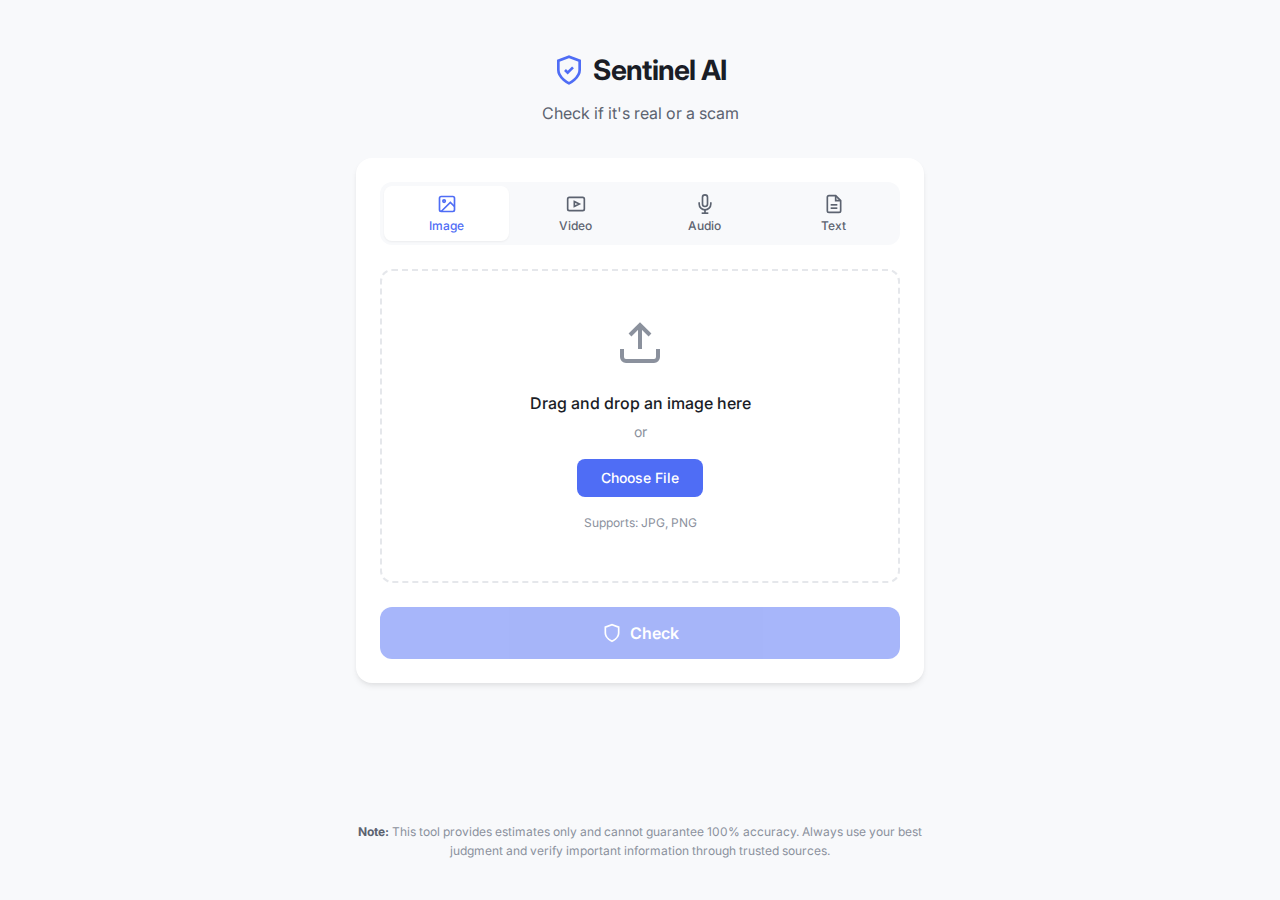
<file: frontend/index.html>
<!DOCTYPE html>
<html lang="en">
<head>
    <meta charset="UTF-8">
    <meta name="viewport" content="width=device-width, initial-scale=1.0, maximum-scale=1.0, user-scalable=no, viewport-fit=cover">
    <meta name="description" content="Sentinel AI - Check if content is AI-generated or a scam. Analyze images, videos, audio, and text for authenticity.">
    <meta name="theme-color" content="#4f6df5">
    <meta name="apple-mobile-web-app-capable" content="yes">
    <meta name="apple-mobile-web-app-status-bar-style" content="default">
    <meta name="apple-mobile-web-app-title" content="Sentinel AI">
    <title>Sentinel AI - Is it Real or a Scam?</title>
    
    <!-- PWA Manifest -->
    <link rel="manifest" href="manifest.json">
    
    <!-- Icons -->
    <link rel="icon" type="image/png" sizes="192x192" href="icon-192.png">
    <link rel="apple-touch-icon" href="icon-192.png">
    
    <!-- Fonts -->
    <link rel="preconnect" href="https://fonts.googleapis.com">
    <link rel="preconnect" href="https://fonts.gstatic.com" crossorigin>
    <link href="https://fonts.googleapis.com/css2?family=Inter:wght@400;500;600;700&display=swap" rel="stylesheet">
    
    <!-- Styles -->
    <link rel="stylesheet" href="css/styles.css">
</head>
<body>
    <div class="app-container">
        <!-- Header -->
        <header class="header">
            <div class="header-content">
                <div class="logo">
                    <svg class="logo-icon" viewBox="0 0 24 24" fill="none" stroke="currentColor" stroke-width="2">
                        <path d="M12 22s8-4 8-10V5l-8-3-8 3v7c0 6 8 10 8 10z"/>
                        <path d="M9 12l2 2 4-4"/>
                    </svg>
                    <h1 class="logo-text">Sentinel AI</h1>
                </div>
                <p class="tagline">Check if it's real or a scam</p>
            </div>
        </header>

        <!-- Main Content -->
        <main class="main-content">
            <!-- Input Section -->
            <section class="input-section">
                <!-- Tab Navigation -->
                <nav class="tab-nav" role="tablist">
                    <button class="tab-btn active" data-tab="image" role="tab" aria-selected="true">
                        <svg class="tab-icon" viewBox="0 0 24 24" fill="none" stroke="currentColor" stroke-width="2">
                            <rect x="3" y="3" width="18" height="18" rx="2"/>
                            <circle cx="8.5" cy="8.5" r="1.5"/>
                            <path d="M21 15l-5-5L5 21"/>
                        </svg>
                        <span>Image</span>
                    </button>
                    <button class="tab-btn" data-tab="video" role="tab" aria-selected="false">
                        <svg class="tab-icon" viewBox="0 0 24 24" fill="none" stroke="currentColor" stroke-width="2">
                            <rect x="2" y="4" width="20" height="16" rx="2"/>
                            <polygon points="10,9 16,12 10,15"/>
                        </svg>
                        <span>Video</span>
                    </button>
                    <button class="tab-btn" data-tab="audio" role="tab" aria-selected="false">
                        <svg class="tab-icon" viewBox="0 0 24 24" fill="none" stroke="currentColor" stroke-width="2">
                            <path d="M12 1a3 3 0 0 0-3 3v8a3 3 0 0 0 6 0V4a3 3 0 0 0-3-3z"/>
                            <path d="M19 10v2a7 7 0 0 1-14 0v-2"/>
                            <line x1="12" y1="19" x2="12" y2="23"/>
                            <line x1="8" y1="23" x2="16" y2="23"/>
                        </svg>
                        <span>Audio</span>
                    </button>
                    <button class="tab-btn" data-tab="text" role="tab" aria-selected="false">
                        <svg class="tab-icon" viewBox="0 0 24 24" fill="none" stroke="currentColor" stroke-width="2">
                            <path d="M14 2H6a2 2 0 0 0-2 2v16a2 2 0 0 0 2 2h12a2 2 0 0 0 2-2V8z"/>
                            <polyline points="14,2 14,8 20,8"/>
                            <line x1="16" y1="13" x2="8" y2="13"/>
                            <line x1="16" y1="17" x2="8" y2="17"/>
                        </svg>
                        <span>Text</span>
                    </button>
                </nav>

                <!-- Tab Panels -->
                <div class="tab-panels">
                    <!-- Image Tab -->
                    <div class="tab-panel active" id="panel-image" role="tabpanel">
                        <div class="upload-area" id="drop-image">
                            <svg class="upload-icon" viewBox="0 0 24 24" fill="none" stroke="currentColor" stroke-width="2">
                                <path d="M21 15v4a2 2 0 0 1-2 2H5a2 2 0 0 1-2-2v-4"/>
                                <polyline points="17,8 12,3 7,8"/>
                                <line x1="12" y1="3" x2="12" y2="15"/>
                            </svg>
                            <p class="upload-text">Drag and drop an image here</p>
                            <p class="upload-subtext">or</p>
                            <label class="upload-btn">
                                Choose File
                                <input type="file" id="file-image" accept="image/jpeg,image/png" hidden>
                            </label>
                            <p class="upload-hint">Supports: JPG, PNG</p>
                        </div>
                        <div class="file-preview" id="preview-image" hidden>
                            <img id="preview-img" alt="Preview">
                            <button class="remove-file" aria-label="Remove file">&times;</button>
                        </div>
                    </div>

                    <!-- Video Tab -->
                    <div class="tab-panel" id="panel-video" role="tabpanel" hidden>
                        <div class="upload-area" id="drop-video">
                            <svg class="upload-icon" viewBox="0 0 24 24" fill="none" stroke="currentColor" stroke-width="2">
                                <path d="M21 15v4a2 2 0 0 1-2 2H5a2 2 0 0 1-2-2v-4"/>
                                <polyline points="17,8 12,3 7,8"/>
                                <line x1="12" y1="3" x2="12" y2="15"/>
                            </svg>
                            <p class="upload-text">Drag and drop a video here</p>
                            <p class="upload-subtext">or</p>
                            <label class="upload-btn">
                                Choose File
                                <input type="file" id="file-video" accept="video/mp4,video/quicktime,video/webm" hidden>
                            </label>
                            <p class="upload-hint">Supports: MP4, MOV, WebM (max 8 seconds)</p>
                        </div>
                        <div class="file-preview" id="preview-video" hidden>
                            <video id="preview-vid" controls></video>
                            <button class="remove-file" aria-label="Remove file">&times;</button>
                        </div>
                    </div>

                    <!-- Audio Tab -->
                    <div class="tab-panel" id="panel-audio" role="tabpanel" hidden>
                        <div class="upload-area" id="drop-audio">
                            <svg class="upload-icon" viewBox="0 0 24 24" fill="none" stroke="currentColor" stroke-width="2">
                                <path d="M21 15v4a2 2 0 0 1-2 2H5a2 2 0 0 1-2-2v-4"/>
                                <polyline points="17,8 12,3 7,8"/>
                                <line x1="12" y1="3" x2="12" y2="15"/>
                            </svg>
                            <p class="upload-text">Drag and drop an audio file here</p>
                            <p class="upload-subtext">or</p>
                            <label class="upload-btn">
                                Choose File
                                <input type="file" id="file-audio" accept="audio/mpeg,audio/wav,audio/mp4" hidden>
                            </label>
                            <p class="upload-hint">Supports: MP3, WAV, M4A (max 30 seconds)</p>
                        </div>
                        <div class="file-preview audio-preview" id="preview-audio" hidden>
                            <audio id="preview-aud" controls></audio>
                            <button class="remove-file" aria-label="Remove file">&times;</button>
                        </div>
                    </div>

                    <!-- Text Tab -->
                    <div class="tab-panel" id="panel-text" role="tabpanel" hidden>
                        <div class="text-input-area">
                            <textarea 
                                id="text-input" 
                                placeholder="Paste the message or text you want to check..."
                                maxlength="10000"
                                rows="6"
                            ></textarea>
                            <p class="char-count"><span id="char-count">0</span> / 10,000 characters</p>
                        </div>
                    </div>
                </div>

                <!-- Check Button -->
                <button class="check-btn" id="check-btn" disabled>
                    <svg class="check-icon" viewBox="0 0 24 24" fill="none" stroke="currentColor" stroke-width="2">
                        <path d="M12 22s8-4 8-10V5l-8-3-8 3v7c0 6 8 10 8 10z"/>
                    </svg>
                    <span>Check</span>
                </button>
            </section>

            <!-- Loading State -->
            <section class="loading-section" id="loading" hidden>
                <div class="loading-spinner"></div>
                <p class="loading-text">Analyzing content...</p>
                <p class="loading-subtext">This may take a few seconds</p>
            </section>

            <!-- Result Section -->
            <section class="result-section" id="result" hidden>
                <div class="result-card" id="result-card">
                    <!-- Risk Score -->
                    <div class="result-header">
                        <div class="risk-badge" id="risk-badge">
                            <span class="risk-icon" id="risk-icon"></span>
                            <span class="risk-label" id="risk-label">Safe</span>
                        </div>
                        <div class="risk-score">
                            <span class="score-value" id="score-value">0</span>
                            <span class="score-label">Risk Score</span>
                        </div>
                    </div>

                    <!-- Explanations -->
                    <div class="explanations" id="explanations">
                        <!-- Populated by JavaScript -->
                    </div>

                    <!-- Action -->
                    <div class="action-box" id="action-box">
                        <svg class="action-icon" viewBox="0 0 24 24" fill="none" stroke="currentColor" stroke-width="2">
                            <circle cx="12" cy="12" r="10"/>
                            <line x1="12" y1="16" x2="12" y2="12"/>
                            <line x1="12" y1="8" x2="12.01" y2="8"/>
                        </svg>
                        <p class="action-text" id="action-text"></p>
                    </div>

                    <!-- New Check Button -->
                    <button class="new-check-btn" id="new-check-btn">
                        Check Another
                    </button>
                </div>
            </section>

            <!-- Error State -->
            <section class="error-section" id="error" hidden>
                <div class="error-card">
                    <svg class="error-icon" viewBox="0 0 24 24" fill="none" stroke="currentColor" stroke-width="2">
                        <circle cx="12" cy="12" r="10"/>
                        <line x1="15" y1="9" x2="9" y2="15"/>
                        <line x1="9" y1="9" x2="15" y2="15"/>
                    </svg>
                    <h3 class="error-title">Something went wrong</h3>
                    <p class="error-message" id="error-message">Unable to analyze the content. Please try again.</p>
                    <button class="retry-btn" id="retry-btn">Try Again</button>
                </div>
            </section>
        </main>

        <!-- Footer -->
        <footer class="footer">
            <p class="disclaimer">
                <strong>Note:</strong> This tool provides estimates only and cannot guarantee 100% accuracy. 
                Always use your best judgment and verify important information through trusted sources.
            </p>
        </footer>
    </div>

    <!-- Scripts -->
    <script src="js/validators.js"></script>
    <script src="js/api.js"></script>
    <script src="js/ui.js"></script>
    <script src="js/main.js"></script>
    <script>
        // Register service worker for PWA
        if ('serviceWorker' in navigator) {
            window.addEventListener('load', () => {
                navigator.serviceWorker.register('/sw.js').catch(() => {});
            });
        }
    </script>
</body>
</html>
</file>
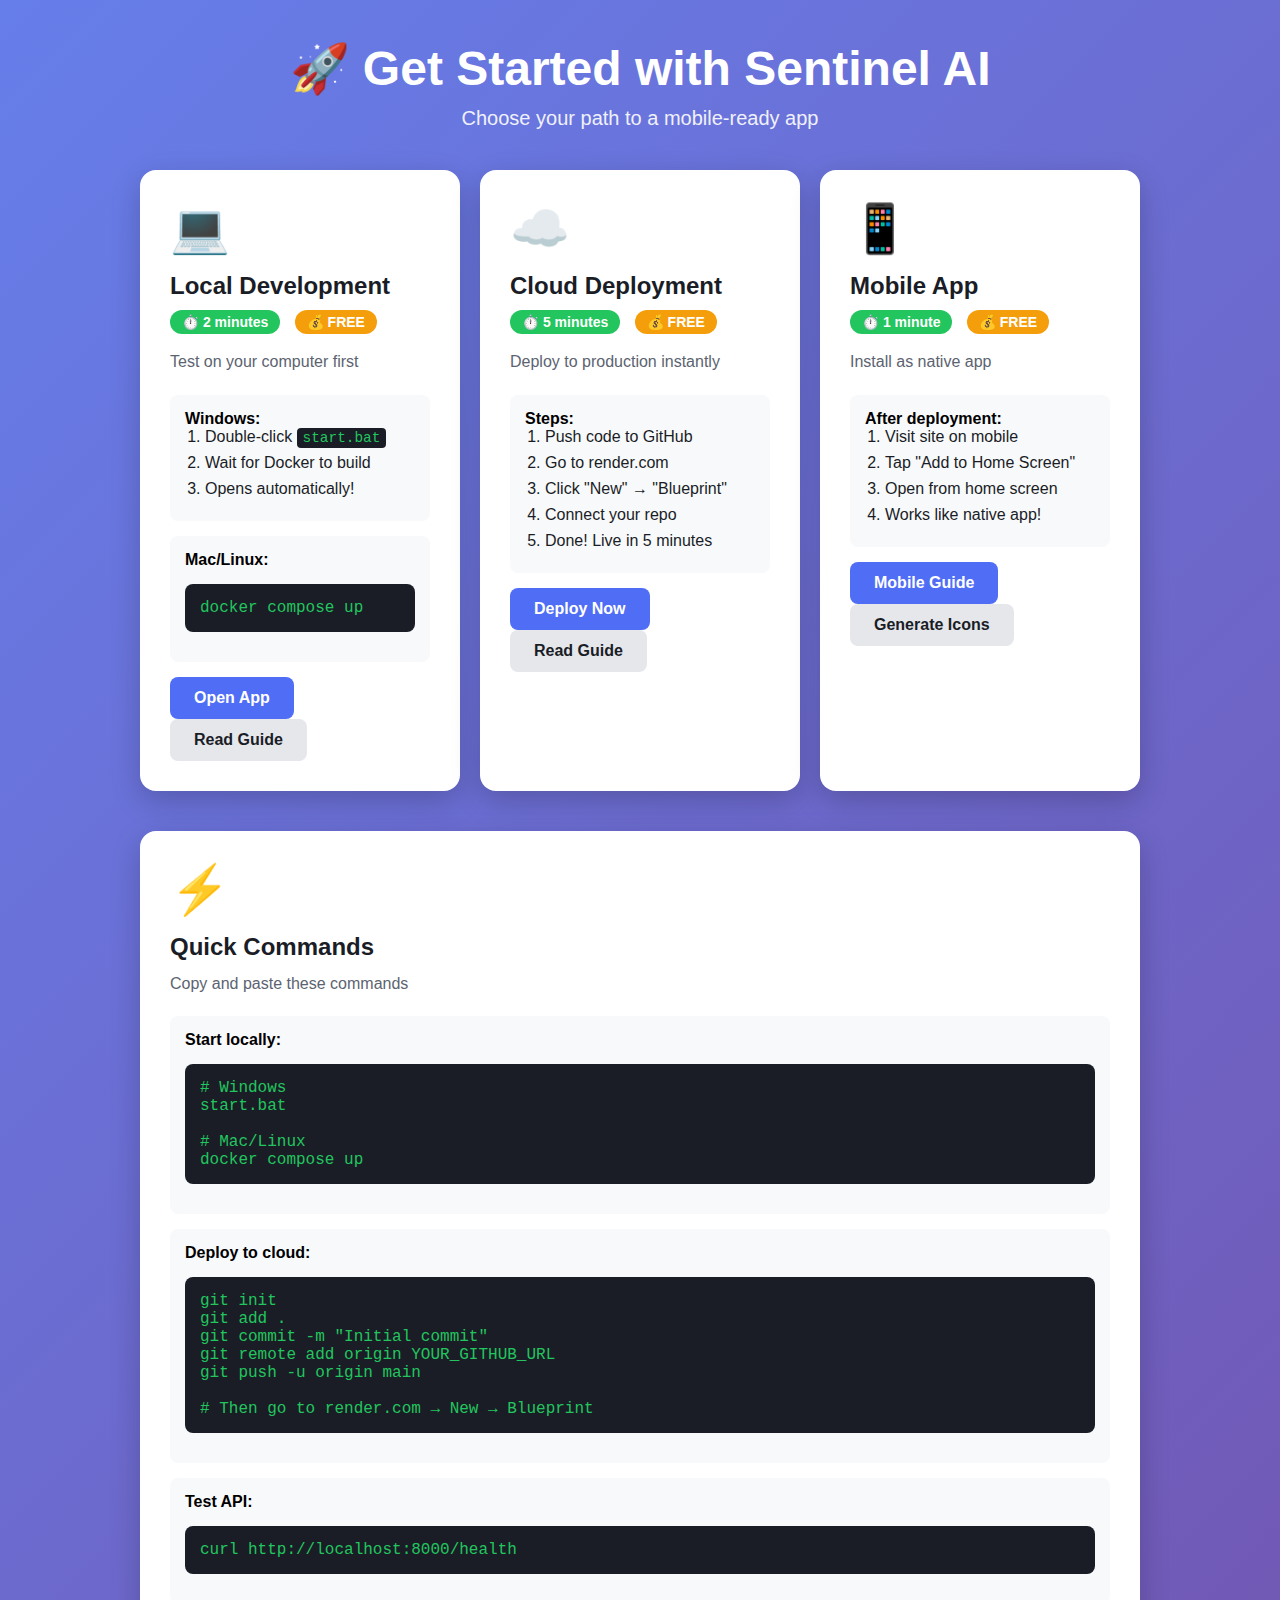
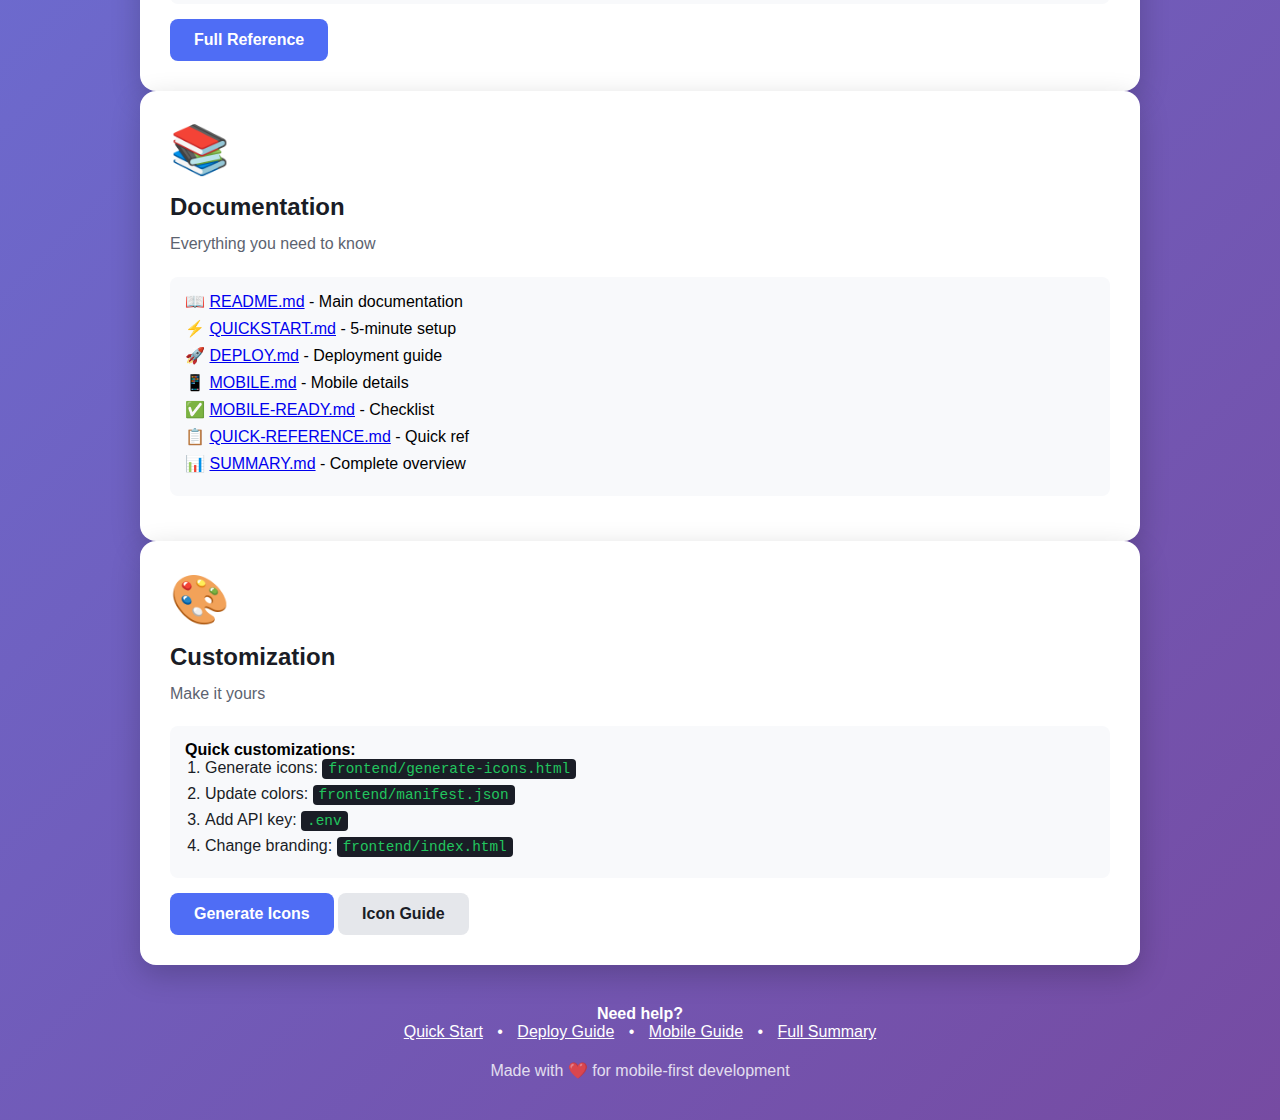
<file: GET-STARTED.html>
<!DOCTYPE html>
<html lang="en">
<head>
    <meta charset="UTF-8">
    <meta name="viewport" content="width=device-width, initial-scale=1.0">
    <title>Get Started - Sentinel AI</title>
    <style>
        * { margin: 0; padding: 0; box-sizing: border-box; }
        body {
            font-family: -apple-system, BlinkMacSystemFont, 'Segoe UI', sans-serif;
            background: linear-gradient(135deg, #667eea 0%, #764ba2 100%);
            min-height: 100vh;
            padding: 40px 20px;
        }
        .container {
            max-width: 1000px;
            margin: 0 auto;
        }
        .header {
            text-align: center;
            color: white;
            margin-bottom: 40px;
        }
        .header h1 {
            font-size: 3rem;
            margin-bottom: 10px;
        }
        .header p {
            font-size: 1.25rem;
            opacity: 0.9;
        }
        .cards {
            display: grid;
            grid-template-columns: repeat(auto-fit, minmax(300px, 1fr));
            gap: 20px;
            margin-bottom: 40px;
        }
        .card {
            background: white;
            border-radius: 16px;
            padding: 30px;
            box-shadow: 0 10px 30px rgba(0,0,0,0.2);
            transition: transform 0.3s ease;
        }
        .card:hover {
            transform: translateY(-5px);
        }
        .card-icon {
            font-size: 3rem;
            margin-bottom: 15px;
        }
        .card h2 {
            color: #1a1d26;
            margin-bottom: 10px;
            font-size: 1.5rem;
        }
        .card p {
            color: #5c6370;
            margin-bottom: 20px;
            line-height: 1.6;
        }
        .card-steps {
            background: #f8f9fb;
            border-radius: 8px;
            padding: 15px;
            margin-bottom: 15px;
        }
        .card-steps ol {
            margin-left: 20px;
            color: #1a1d26;
        }
        .card-steps li {
            margin-bottom: 8px;
        }
        .btn {
            display: inline-block;
            background: #4f6df5;
            color: white;
            padding: 12px 24px;
            border-radius: 8px;
            text-decoration: none;
            font-weight: 600;
            transition: background 0.3s ease;
        }
        .btn:hover {
            background: #3d5bd9;
        }
        .btn-secondary {
            background: #e5e7eb;
            color: #1a1d26;
        }
        .btn-secondary:hover {
            background: #d1d5db;
        }
        .time-badge {
            display: inline-block;
            background: #22c55e;
            color: white;
            padding: 4px 12px;
            border-radius: 20px;
            font-size: 0.875rem;
            font-weight: 600;
            margin-bottom: 15px;
        }
        .cost-badge {
            display: inline-block;
            background: #f59e0b;
            color: white;
            padding: 4px 12px;
            border-radius: 20px;
            font-size: 0.875rem;
            font-weight: 600;
            margin-left: 10px;
        }
        .footer {
            text-align: center;
            color: white;
            margin-top: 40px;
        }
        .footer a {
            color: white;
            text-decoration: underline;
            margin: 0 10px;
        }
        code {
            background: #1a1d26;
            color: #22c55e;
            padding: 2px 6px;
            border-radius: 4px;
            font-family: 'Courier New', monospace;
            font-size: 0.9em;
        }
        .command-box {
            background: #1a1d26;
            color: #22c55e;
            padding: 15px;
            border-radius: 8px;
            font-family: 'Courier New', monospace;
            margin: 15px 0;
            overflow-x: auto;
        }
    </style>
</head>
<body>
    <div class="container">
        <div class="header">
            <h1>🚀 Get Started with Sentinel AI</h1>
            <p>Choose your path to a mobile-ready app</p>
        </div>

        <div class="cards">
            <!-- Local Development -->
            <div class="card">
                <div class="card-icon">💻</div>
                <h2>Local Development</h2>
                <span class="time-badge">⏱️ 2 minutes</span>
                <span class="cost-badge">💰 FREE</span>
                <p>Test on your computer first</p>
                
                <div class="card-steps">
                    <strong>Windows:</strong>
                    <ol>
                        <li>Double-click <code>start.bat</code></li>
                        <li>Wait for Docker to build</li>
                        <li>Opens automatically!</li>
                    </ol>
                </div>

                <div class="card-steps">
                    <strong>Mac/Linux:</strong>
                    <div class="command-box">docker compose up</div>
                </div>

                <a href="http://localhost:3000" class="btn" target="_blank">Open App</a>
                <a href="QUICKSTART.md" class="btn btn-secondary">Read Guide</a>
            </div>

            <!-- Cloud Deployment -->
            <div class="card">
                <div class="card-icon">☁️</div>
                <h2>Cloud Deployment</h2>
                <span class="time-badge">⏱️ 5 minutes</span>
                <span class="cost-badge">💰 FREE</span>
                <p>Deploy to production instantly</p>
                
                <div class="card-steps">
                    <strong>Steps:</strong>
                    <ol>
                        <li>Push code to GitHub</li>
                        <li>Go to render.com</li>
                        <li>Click "New" → "Blueprint"</li>
                        <li>Connect your repo</li>
                        <li>Done! Live in 5 minutes</li>
                    </ol>
                </div>

                <a href="https://render.com" class="btn" target="_blank">Deploy Now</a>
                <a href="DEPLOY.md" class="btn btn-secondary">Read Guide</a>
            </div>

            <!-- Mobile Setup -->
            <div class="card">
                <div class="card-icon">📱</div>
                <h2>Mobile App</h2>
                <span class="time-badge">⏱️ 1 minute</span>
                <span class="cost-badge">💰 FREE</span>
                <p>Install as native app</p>
                
                <div class="card-steps">
                    <strong>After deployment:</strong>
                    <ol>
                        <li>Visit site on mobile</li>
                        <li>Tap "Add to Home Screen"</li>
                        <li>Open from home screen</li>
                        <li>Works like native app!</li>
                    </ol>
                </div>

                <a href="MOBILE.md" class="btn">Mobile Guide</a>
                <a href="frontend/generate-icons.html" class="btn btn-secondary">Generate Icons</a>
            </div>
        </div>

        <!-- Quick Commands -->
        <div class="card">
            <div class="card-icon">⚡</div>
            <h2>Quick Commands</h2>
            <p>Copy and paste these commands</p>
            
            <div class="card-steps">
                <strong>Start locally:</strong>
                <div class="command-box">
# Windows<br>
start.bat<br>
<br>
# Mac/Linux<br>
docker compose up
                </div>
            </div>

            <div class="card-steps">
                <strong>Deploy to cloud:</strong>
                <div class="command-box">
git init<br>
git add .<br>
git commit -m "Initial commit"<br>
git remote add origin YOUR_GITHUB_URL<br>
git push -u origin main<br>
<br>
# Then go to render.com → New → Blueprint
                </div>
            </div>

            <div class="card-steps">
                <strong>Test API:</strong>
                <div class="command-box">
curl http://localhost:8000/health
                </div>
            </div>

            <a href="QUICK-REFERENCE.md" class="btn">Full Reference</a>
        </div>

        <!-- Documentation -->
        <div class="card">
            <div class="card-icon">📚</div>
            <h2>Documentation</h2>
            <p>Everything you need to know</p>
            
            <div class="card-steps">
                <ul style="list-style: none; padding: 0;">
                    <li>📖 <a href="README.md">README.md</a> - Main documentation</li>
                    <li>⚡ <a href="QUICKSTART.md">QUICKSTART.md</a> - 5-minute setup</li>
                    <li>🚀 <a href="DEPLOY.md">DEPLOY.md</a> - Deployment guide</li>
                    <li>📱 <a href="MOBILE.md">MOBILE.md</a> - Mobile details</li>
                    <li>✅ <a href="MOBILE-READY.md">MOBILE-READY.md</a> - Checklist</li>
                    <li>📋 <a href="QUICK-REFERENCE.md">QUICK-REFERENCE.md</a> - Quick ref</li>
                    <li>📊 <a href="SUMMARY.md">SUMMARY.md</a> - Complete overview</li>
                </ul>
            </div>
        </div>

        <!-- Customization -->
        <div class="card">
            <div class="card-icon">🎨</div>
            <h2>Customization</h2>
            <p>Make it yours</p>
            
            <div class="card-steps">
                <strong>Quick customizations:</strong>
                <ol>
                    <li>Generate icons: <code>frontend/generate-icons.html</code></li>
                    <li>Update colors: <code>frontend/manifest.json</code></li>
                    <li>Add API key: <code>.env</code></li>
                    <li>Change branding: <code>frontend/index.html</code></li>
                </ol>
            </div>

            <a href="frontend/generate-icons.html" class="btn">Generate Icons</a>
            <a href="frontend/ICONS.md" class="btn btn-secondary">Icon Guide</a>
        </div>

        <div class="footer">
            <p>
                <strong>Need help?</strong><br>
                <a href="QUICKSTART.md">Quick Start</a> •
                <a href="DEPLOY.md">Deploy Guide</a> •
                <a href="MOBILE.md">Mobile Guide</a> •
                <a href="SUMMARY.md">Full Summary</a>
            </p>
            <p style="margin-top: 20px; opacity: 0.8;">
                Made with ❤️ for mobile-first development
            </p>
        </div>
    </div>
</body>
</html>
</file>
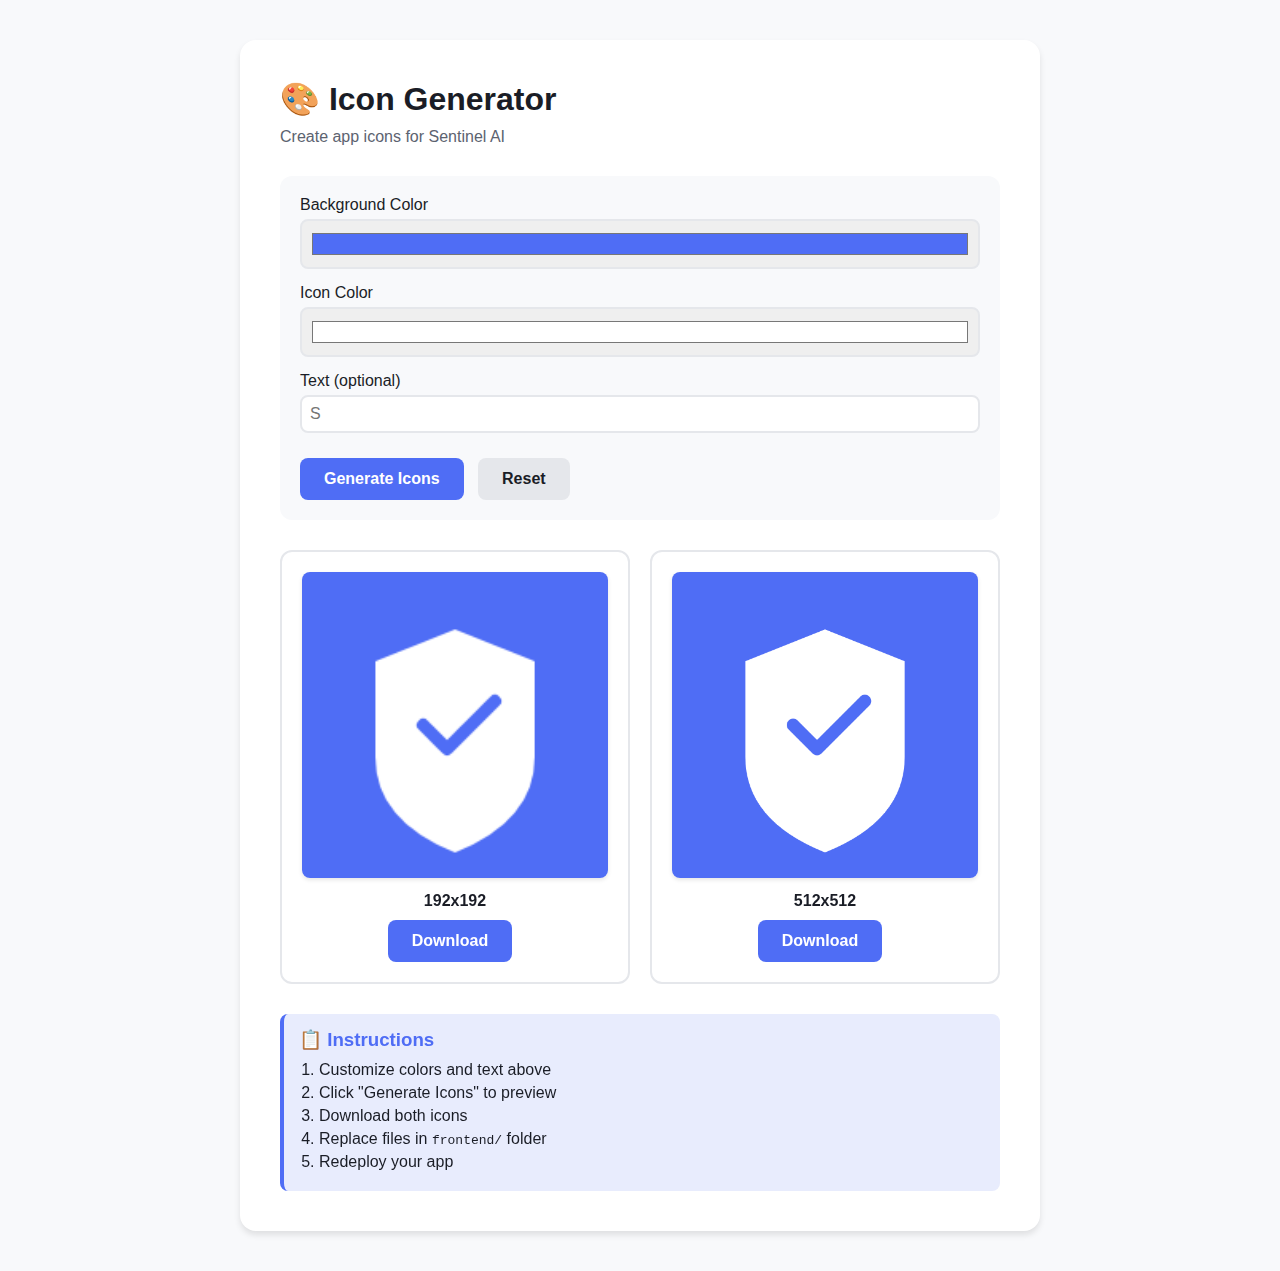
<file: frontend/generate-icons.html>
<!DOCTYPE html>
<html lang="en">
<head>
    <meta charset="UTF-8">
    <meta name="viewport" content="width=device-width, initial-scale=1.0">
    <title>Icon Generator - Sentinel AI</title>
    <style>
        * { margin: 0; padding: 0; box-sizing: border-box; }
        body {
            font-family: -apple-system, BlinkMacSystemFont, 'Segoe UI', sans-serif;
            background: #f8f9fb;
            padding: 40px 20px;
            min-height: 100vh;
        }
        .container {
            max-width: 800px;
            margin: 0 auto;
            background: white;
            border-radius: 16px;
            padding: 40px;
            box-shadow: 0 4px 6px rgba(0,0,0,0.1);
        }
        h1 {
            color: #1a1d26;
            margin-bottom: 10px;
        }
        .subtitle {
            color: #5c6370;
            margin-bottom: 30px;
        }
        .preview-grid {
            display: grid;
            grid-template-columns: repeat(auto-fit, minmax(200px, 1fr));
            gap: 20px;
            margin: 30px 0;
        }
        .preview-card {
            border: 2px solid #e5e7eb;
            border-radius: 12px;
            padding: 20px;
            text-align: center;
        }
        canvas {
            width: 100%;
            border-radius: 8px;
            box-shadow: 0 2px 4px rgba(0,0,0,0.1);
        }
        .size-label {
            margin-top: 10px;
            font-weight: 600;
            color: #1a1d26;
        }
        .controls {
            background: #f8f9fb;
            padding: 20px;
            border-radius: 12px;
            margin: 20px 0;
        }
        .control-group {
            margin-bottom: 15px;
        }
        label {
            display: block;
            margin-bottom: 5px;
            font-weight: 500;
            color: #1a1d26;
        }
        input[type="color"],
        input[type="text"] {
            width: 100%;
            padding: 8px;
            border: 2px solid #e5e7eb;
            border-radius: 8px;
            font-size: 16px;
        }
        input[type="color"] {
            height: 50px;
            cursor: pointer;
        }
        .btn {
            background: #4f6df5;
            color: white;
            border: none;
            padding: 12px 24px;
            border-radius: 8px;
            font-size: 16px;
            font-weight: 600;
            cursor: pointer;
            margin-right: 10px;
            margin-top: 10px;
        }
        .btn:hover {
            background: #3d5bd9;
        }
        .btn-secondary {
            background: #e5e7eb;
            color: #1a1d26;
        }
        .btn-secondary:hover {
            background: #d1d5db;
        }
        .instructions {
            background: #e8ecfd;
            border-left: 4px solid #4f6df5;
            padding: 15px;
            border-radius: 8px;
            margin-top: 20px;
        }
        .instructions h3 {
            color: #4f6df5;
            margin-bottom: 10px;
        }
        .instructions ol {
            margin-left: 20px;
            color: #1a1d26;
        }
        .instructions li {
            margin-bottom: 5px;
        }
    </style>
</head>
<body>
    <div class="container">
        <h1>🎨 Icon Generator</h1>
        <p class="subtitle">Create app icons for Sentinel AI</p>

        <div class="controls">
            <div class="control-group">
                <label for="bgColor">Background Color</label>
                <input type="color" id="bgColor" value="#4f6df5">
            </div>
            <div class="control-group">
                <label for="iconColor">Icon Color</label>
                <input type="color" id="iconColor" value="#ffffff">
            </div>
            <div class="control-group">
                <label for="text">Text (optional)</label>
                <input type="text" id="text" placeholder="S" maxlength="2">
            </div>
            <button class="btn" onclick="generateIcons()">Generate Icons</button>
            <button class="btn btn-secondary" onclick="resetDefaults()">Reset</button>
        </div>

        <div class="preview-grid">
            <div class="preview-card">
                <canvas id="icon192" width="192" height="192"></canvas>
                <div class="size-label">192x192</div>
                <button class="btn" onclick="downloadIcon('icon192', 'icon-192.png')">Download</button>
            </div>
            <div class="preview-card">
                <canvas id="icon512" width="512" height="512"></canvas>
                <div class="size-label">512x512</div>
                <button class="btn" onclick="downloadIcon('icon512', 'icon-512.png')">Download</button>
            </div>
        </div>

        <div class="instructions">
            <h3>📋 Instructions</h3>
            <ol>
                <li>Customize colors and text above</li>
                <li>Click "Generate Icons" to preview</li>
                <li>Download both icons</li>
                <li>Replace files in <code>frontend/</code> folder</li>
                <li>Redeploy your app</li>
            </ol>
        </div>
    </div>

    <script>
        function drawShield(ctx, size, bgColor, iconColor) {
            const scale = size / 192;
            const centerX = size / 2;
            const centerY = size / 2;

            // Background
            ctx.fillStyle = bgColor;
            ctx.fillRect(0, 0, size, size);

            // Shield path
            ctx.beginPath();
            ctx.moveTo(centerX, centerY - 60 * scale);
            ctx.lineTo(centerX + 50 * scale, centerY - 40 * scale);
            ctx.lineTo(centerX + 50 * scale, centerY + 20 * scale);
            ctx.quadraticCurveTo(
                centerX + 50 * scale, centerY + 60 * scale,
                centerX, centerY + 80 * scale
            );
            ctx.quadraticCurveTo(
                centerX - 50 * scale, centerY + 60 * scale,
                centerX - 50 * scale, centerY + 20 * scale
            );
            ctx.lineTo(centerX - 50 * scale, centerY - 40 * scale);
            ctx.closePath();

            // Draw shield
            ctx.fillStyle = iconColor;
            ctx.fill();

            // Checkmark
            ctx.strokeStyle = bgColor;
            ctx.lineWidth = 8 * scale;
            ctx.lineCap = 'round';
            ctx.lineJoin = 'round';

            ctx.beginPath();
            ctx.moveTo(centerX - 20 * scale, centerY);
            ctx.lineTo(centerX - 5 * scale, centerY + 15 * scale);
            ctx.lineTo(centerX + 25 * scale, centerY - 15 * scale);
            ctx.stroke();
        }

        function drawText(ctx, size, bgColor, iconColor, text) {
            // Background
            ctx.fillStyle = bgColor;
            ctx.fillRect(0, 0, size, size);

            // Text
            ctx.fillStyle = iconColor;
           
 ctx.font = `bold ${size * 0.6}px -apple-system, BlinkMacSystemFont, 'Segoe UI', sans-serif`;
            ctx.textAlign = 'center';
            ctx.textBaseline = 'middle';
            ctx.fillText(text, size / 2, size / 2);
        }

        function generateIcons() {
            const bgColor = document.getElementById('bgColor').value;
            const iconColor = document.getElementById('iconColor').value;
            const text = document.getElementById('text').value.trim();

            // Generate 192x192
            const canvas192 = document.getElementById('icon192');
            const ctx192 = canvas192.getContext('2d');
            if (text) {
                drawText(ctx192, 192, bgColor, iconColor, text);
            } else {
                drawShield(ctx192, 192, bgColor, iconColor);
            }

            // Generate 512x512
            const canvas512 = document.getElementById('icon512');
            const ctx512 = canvas512.getContext('2d');
            if (text) {
                drawText(ctx512, 512, bgColor, iconColor, text);
            } else {
                drawShield(ctx512, 512, bgColor, iconColor);
            }
        }

        function downloadIcon(canvasId, filename) {
            const canvas = document.getElementById(canvasId);
            const link = document.createElement('a');
            link.download = filename;
            link.href = canvas.toDataURL('image/png');
            link.click();
        }

        function resetDefaults() {
            document.getElementById('bgColor').value = '#4f6df5';
            document.getElementById('iconColor').value = '#ffffff';
            document.getElementById('text').value = '';
            generateIcons();
        }

        // Generate on load
        window.addEventListener('load', generateIcons);

        // Auto-regenerate on input
        document.getElementById('bgColor').addEventListener('input', generateIcons);
        document.getElementById('iconColor').addEventListener('input', generateIcons);
        document.getElementById('text').addEventListener('input', generateIcons);
    </script>
</body>
</html>
</file>
<file: frontend/css/styles.css>
/* =============================================================================
   Sentinel AI - Styles
   Calm, trustworthy design for non-technical users
   ============================================================================= */

/* CSS Variables */
:root {
    /* Colors */
    --color-bg: #f8f9fb;
    --color-surface: #ffffff;
    --color-text: #1a1d26;
    --color-text-secondary: #5c6370;
    --color-text-muted: #8b919d;
    
    /* Accent Colors */
    --color-primary: #4f6df5;
    --color-primary-hover: #3d5bd9;
    --color-primary-light: #e8ecfd;
    
    /* Status Colors */
    --color-safe: #22c55e;
    --color-safe-bg: #dcfce7;
    --color-safe-border: #86efac;
    
    --color-caution: #f59e0b;
    --color-caution-bg: #fef3c7;
    --color-caution-border: #fcd34d;
    
    --color-danger: #ef4444;
    --color-danger-bg: #fee2e2;
    --color-danger-border: #fca5a5;
    
    /* Borders */
    --color-border: #e5e7eb;
    --color-border-hover: #d1d5db;
    
    /* Shadows */
    --shadow-sm: 0 1px 2px rgba(0, 0, 0, 0.05);
    --shadow-md: 0 4px 6px -1px rgba(0, 0, 0, 0.08), 0 2px 4px -1px rgba(0, 0, 0, 0.04);
    --shadow-lg: 0 10px 15px -3px rgba(0, 0, 0, 0.08), 0 4px 6px -2px rgba(0, 0, 0, 0.04);
    
    /* Typography */
    --font-family: 'Inter', -apple-system, BlinkMacSystemFont, 'Segoe UI', Roboto, sans-serif;
    
    /* Spacing */
    --spacing-xs: 0.25rem;
    --spacing-sm: 0.5rem;
    --spacing-md: 1rem;
    --spacing-lg: 1.5rem;
    --spacing-xl: 2rem;
    --spacing-2xl: 3rem;
    
    /* Border Radius */
    --radius-sm: 0.375rem;
    --radius-md: 0.5rem;
    --radius-lg: 0.75rem;
    --radius-xl: 1rem;
    --radius-full: 9999px;
    
    /* Transitions */
    --transition-fast: 150ms ease;
    --transition-normal: 250ms ease;
}

/* Reset & Base */
*, *::before, *::after {
    box-sizing: border-box;
    margin: 0;
    padding: 0;
}

html {
    font-size: 16px;
    -webkit-font-smoothing: antialiased;
    -moz-osx-font-smoothing: grayscale;
}

body {
    font-family: var(--font-family);
    background-color: var(--color-bg);
    color: var(--color-text);
    line-height: 1.6;
    min-height: 100vh;
}

/* App Container */
.app-container {
    max-width: 600px;
    margin: 0 auto;
    padding: var(--spacing-md);
    min-height: 100vh;
    display: flex;
    flex-direction: column;
}

/* =============================================================================
   Header
   ============================================================================= */
.header {
    text-align: center;
    padding: var(--spacing-xl) 0;
}

.header-content {
    display: flex;
    flex-direction: column;
    align-items: center;
    gap: var(--spacing-sm);
}

.logo {
    display: flex;
    align-items: center;
    gap: var(--spacing-sm);
}

.logo-icon {
    width: 32px;
    height: 32px;
    color: var(--color-primary);
}

.logo-text {
    font-size: 1.75rem;
    font-weight: 700;
    color: var(--color-text);
    letter-spacing: -0.025em;
}

.tagline {
    font-size: 1rem;
    color: var(--color-text-secondary);
    font-weight: 400;
}

/* =============================================================================
   Main Content
   ============================================================================= */
.main-content {
    flex: 1;
    display: flex;
    flex-direction: column;
    gap: var(--spacing-lg);
}

/* =============================================================================
   Input Section
   ============================================================================= */
.input-section {
    background: var(--color-surface);
    border-radius: var(--radius-xl);
    box-shadow: var(--shadow-md);
    padding: var(--spacing-lg);
}

/* Tab Navigation */
.tab-nav {
    display: flex;
    gap: var(--spacing-xs);
    margin-bottom: var(--spacing-lg);
    background: var(--color-bg);
    padding: var(--spacing-xs);
    border-radius: var(--radius-lg);
}

.tab-btn {
    flex: 1;
    display: flex;
    flex-direction: column;
    align-items: center;
    gap: var(--spacing-xs);
    padding: var(--spacing-sm) var(--spacing-md);
    background: transparent;
    border: none;
    border-radius: var(--radius-md);
    color: var(--color-text-secondary);
    font-family: inherit;
    font-size: 0.75rem;
    font-weight: 500;
    cursor: pointer;
    transition: all var(--transition-fast);
}

.tab-btn:hover {
    color: var(--color-text);
    background: var(--color-surface);
}

.tab-btn.active {
    color: var(--color-primary);
    background: var(--color-surface);
    box-shadow: var(--shadow-sm);
}

.tab-icon {
    width: 20px;
    height: 20px;
}

/* Tab Panels */
.tab-panels {
    min-height: 200px;
}

.tab-panel {
    display: none;
}

.tab-panel.active {
    display: block;
}

/* Upload Area */
.upload-area {
    border: 2px dashed var(--color-border);
    border-radius: var(--radius-lg);
    padding: var(--spacing-2xl) var(--spacing-lg);
    text-align: center;
    transition: all var(--transition-normal);
    cursor: pointer;
}

.upload-area:hover,
.upload-area.drag-over {
    border-color: var(--color-primary);
    background: var(--color-primary-light);
}

.upload-icon {
    width: 48px;
    height: 48px;
    color: var(--color-text-muted);
    margin-bottom: var(--spacing-md);
}

.upload-text {
    font-size: 1rem;
    font-weight: 500;
    color: var(--color-text);
    margin-bottom: var(--spacing-xs);
}

.upload-subtext {
    font-size: 0.875rem;
    color: var(--color-text-muted);
    margin-bottom: var(--spacing-md);
}

.upload-btn {
    display: inline-block;
    padding: var(--spacing-sm) var(--spacing-lg);
    background: var(--color-primary);
    color: white;
    font-family: inherit;
    font-size: 0.875rem;
    font-weight: 500;
    border: none;
    border-radius: var(--radius-md);
    cursor: pointer;
    transition: background var(--transition-fast);
}

.upload-btn:hover {
    background: var(--color-primary-hover);
}

.upload-hint {
    font-size: 0.75rem;
    color: var(--color-text-muted);
    margin-top: var(--spacing-md);
}

/* File Preview */
.file-preview {
    position: relative;
    border-radius: var(--radius-lg);
    overflow: hidden;
    background: var(--color-bg);
}

.file-preview img,
.file-preview video {
    width: 100%;
    max-height: 300px;
    object-fit: contain;
    display: block;
}

.file-preview.audio-preview {
    padding: var(--spacing-lg);
    display: flex;
    align-items: center;
    justify-content: center;
}

.file-preview audio {
    width: 100%;
}

.remove-file {
    position: absolute;
    top: var(--spacing-sm);
    right: var(--spacing-sm);
    width: 32px;
    height: 32px;
    display: flex;
    align-items: center;
    justify-content: center;
    background: rgba(0, 0, 0, 0.6);
    color: white;
    border: none;
    border-radius: var(--radius-full);
    font-size: 1.25rem;
    cursor: pointer;
    transition: background var(--transition-fast);
}

.remove-file:hover {
    background: rgba(0, 0, 0, 0.8);
}

/* Text Input */
.text-input-area {
    display: flex;
    flex-direction: column;
    gap: var(--spacing-sm);
}

#text-input {
    width: 100%;
    min-height: 150px;
    padding: var(--spacing-md);
    font-family: inherit;
    font-size: 1rem;
    line-height: 1.6;
    color: var(--color-text);
    background: var(--color-bg);
    border: 2px solid var(--color-border);
    border-radius: var(--radius-lg);
    resize: vertical;
    transition: border-color var(--transition-fast);
}

#text-input:focus {
    outline: none;
    border-color: var(--color-primary);
}

#text-input::placeholder {
    color: var(--color-text-muted);
}

.char-count {
    font-size: 0.75rem;
    color: var(--color-text-muted);
    text-align: right;
}

/* Check Button */
.check-btn {
    width: 100%;
    display: flex;
    align-items: center;
    justify-content: center;
    gap: var(--spacing-sm);
    padding: var(--spacing-md) var(--spacing-lg);
    margin-top: var(--spacing-lg);
    background: var(--color-primary);
    color: white;
    font-family: inherit;
    font-size: 1rem;
    font-weight: 600;
    border: none;
    border-radius: var(--radius-lg);
    cursor: pointer;
    transition: all var(--transition-fast);
}

.check-btn:hover:not(:disabled) {
    background: var(--color-primary-hover);
    transform: translateY(-1px);
    box-shadow: var(--shadow-lg);
}

.check-btn:disabled {
    opacity: 0.5;
    cursor: not-allowed;
}

.check-icon {
    width: 20px;
    height: 20px;
}

/* =============================================================================
   Loading State
   ============================================================================= */
.loading-section {
    text-align: center;
    padding: var(--spacing-2xl);
}

.loading-spinner {
    width: 48px;
    height: 48px;
    border: 3px solid var(--color-border);
    border-top-color: var(--color-primary);
    border-radius: 50%;
    margin: 0 auto var(--spacing-lg);
    animation: spin 1s linear infinite;
}

@keyframes spin {
    to { transform: rotate(360deg); }
}

.loading-text {
    font-size: 1.125rem;
    font-weight: 600;
    color: var(--color-text);
    margin-bottom: var(--spacing-xs);
}

.loading-subtext {
    font-size: 0.875rem;
    color: var(--color-text-secondary);
}

/* =============================================================================
   Result Section
   ============================================================================= */
.result-section {
    animation: fadeIn 0.3s ease;
}

@keyframes fadeIn {
    from { opacity: 0; transform: translateY(10px); }
    to { opacity: 1; transform: translateY(0); }
}

.result-card {
    background: var(--color-surface);
    border-radius: var(--radius-xl);
    box-shadow: var(--shadow-md);
    padding: var(--spacing-lg);
    border: 2px solid var(--color-border);
}

.result-card.safe {
    border-color: var(--color-safe-border);
}

.result-card.caution {
    border-color: var(--color-caution-border);
}

.result-card.danger {
    border-color: var(--color-danger-border);
}

/* Result Header */
.result-header {
    display: flex;
    align-items: center;
    justify-content: space-between;
    margin-bottom: var(--spacing-lg);
    padding-bottom: var(--spacing-lg);
    border-bottom: 1px solid var(--color-border);
}

.risk-badge {
    display: flex;
    align-items: center;
    gap: var(--spacing-sm);
    padding: var(--spacing-sm) var(--spacing-md);
    border-radius: var(--radius-full);
    font-weight: 600;
    font-size: 0.875rem;
}

.risk-badge.safe {
    background: var(--color-safe-bg);
    color: var(--color-safe);
}

.risk-badge.caution {
    background: var(--color-caution-bg);
    color: var(--color-caution);
}

.risk-badge.danger {
    background: var(--color-danger-bg);
    color: var(--color-danger);
}

.risk-icon {
    font-size: 1rem;
}

.risk-score {
    text-align: right;
}

.score-value {
    display: block;
    font-size: 2rem;
    font-weight: 700;
    line-height: 1;
    color: var(--color-text);
}

.score-label {
    font-size: 0.75rem;
    color: var(--color-text-muted);
    text-transform: uppercase;
    letter-spacing: 0.05em;
}

/* Explanations */
.explanations {
    display: flex;
    flex-direction: column;
    gap: var(--spacing-sm);
    margin-bottom: var(--spacing-lg);
}

.explanation-item {
    display: flex;
    align-items: flex-start;
    gap: var(--spacing-sm);
    padding: var(--spacing-sm);
    background: var(--color-bg);
    border-radius: var(--radius-md);
}

.explanation-bullet {
    width: 6px;
    height: 6px;
    background: var(--color-primary);
    border-radius: 50%;
    margin-top: 0.5rem;
    flex-shrink: 0;
}

.explanation-text {
    font-size: 0.9375rem;
    color: var(--color-text);
    line-height: 1.5;
}

/* Action Box */
.action-box {
    display: flex;
    align-items: flex-start;
    gap: var(--spacing-md);
    padding: var(--spacing-md);
    background: var(--color-primary-light);
    border-radius: var(--radius-lg);
    border-left: 4px solid var(--color-primary);
    margin-bottom: var(--spacing-lg);
}

.action-icon {
    width: 24px;
    height: 24px;
    color: var(--color-primary);
    flex-shrink: 0;
}

.action-text {
    font-size: 0.9375rem;
    font-weight: 500;
    color: var(--color-text);
    line-height: 1.5;
}

/* New Check Button */
.new-check-btn {
    width: 100%;
    padding: var(--spacing-md);
    background: var(--color-bg);
    color: var(--color-text);
    font-family: inherit;
    font-size: 0.9375rem;
    font-weight: 500;
    border: 2px solid var(--color-border);
    border-radius: var(--radius-lg);
    cursor: pointer;
    transition: all var(--transition-fast);
}

.new-check-btn:hover {
    border-color: var(--color-primary);
    color: var(--color-primary);
}

/* =============================================================================
   Error State
   ============================================================================= */
.error-section {
    animation: fadeIn 0.3s ease;
}

.error-card {
    background: var(--color-surface);
    border-radius: var(--radius-xl);
    box-shadow: var(--shadow-md);
    padding: var(--spacing-2xl);
    text-align: center;
    border: 2px solid var(--color-danger-border);
}

.error-icon {
    width: 48px;
    height: 48px;
    color: var(--color-danger);
    margin-bottom: var(--spacing-md);
}

.error-title {
    font-size: 1.25rem;
    font-weight: 600;
    color: var(--color-text);
    margin-bottom: var(--spacing-sm);
}

.error-message {
    font-size: 0.9375rem;
    color: var(--color-text-secondary);
    margin-bottom: var(--spacing-lg);
}

.retry-btn {
    padding: var(--spacing-sm) var(--spacing-xl);
    background: var(--color-danger);
    color: white;
    font-family: inherit;
    font-size: 0.875rem;
    font-weight: 500;
    border: none;
    border-radius: var(--radius-md);
    cursor: pointer;
    transition: background var(--transition-fast);
}

.retry-btn:hover {
    background: #dc2626;
}

/* =============================================================================
   Footer
   ============================================================================= */
.footer {
    padding: var(--spacing-lg) 0;
    margin-top: auto;
}

.disclaimer {
    font-size: 0.75rem;
    color: var(--color-text-muted);
    text-align: center;
    line-height: 1.6;
}

.disclaimer strong {
    color: var(--color-text-secondary);
}

/* =============================================================================
   Mobile Optimizations & PWA
   ============================================================================= */

/* Safe area insets for notched devices */
body {
    padding-top: env(safe-area-inset-top);
    padding-bottom: env(safe-area-inset-bottom);
}

/* Touch optimization */
button, .upload-area, .tab-btn {
    -webkit-tap-highlight-color: transparent;
    touch-action: manipulation;
}

/* Prevent zoom on input focus */
input, textarea, select {
    font-size: 16px;
}

/* Mobile optimizations */
@media (max-width: 768px) {
    .app-container {
        padding: var(--spacing-sm);
        max-width: 100%;
    }
    
    .header {
        padding: var(--spacing-md) 0;
    }
    
    .logo-text {
        font-size: 1.5rem;
    }
    
    .tagline {
        font-size: 0.9rem;
    }
    
    .input-section {
        padding: var(--spacing-md);
        border-radius: var(--radius-lg);
    }
    
    .tab-nav {
        gap: 4px;
        padding: 4px;
    }
    
    .tab-btn {
        padding: 10px 8px;
        font-size: 0.7rem;
        gap: 4px;
    }
    
    .tab-icon {
        width: 18px;
        height: 18px;
    }
    
    .upload-area {
        padding: var(--spacing-xl) var(--spacing-md);
        min-height: 180px;
    }
    
    .upload-icon {
        width: 40px;
        height: 40px;
    }
    
    .upload-text {
        font-size: 0.9rem;
    }
    
    .upload-btn {
        padding: 10px 20px;
        font-size: 0.85rem;
    }
    
    .check-btn {
        padding: 14px var(--spacing-lg);
        font-size: 1rem;
    }
    
    .result-header {
        flex-direction: column;
        gap: var(--spacing-md);
        text-align: center;
    }
    
    .risk-score {
        text-align: center;
    }
    
    .result-card {
        padding: var(--spacing-md);
    }
    
    .action-box {
        padding: var(--spacing-sm) var(--spacing-md);
    }
    
    .footer {
        padding: var(--spacing-md) 0;
    }
}

/* Small mobile devices */
@media (max-width: 375px) {
    .logo-text {
        font-size: 1.25rem;
    }
    
    .tab-btn span {
        font-size: 0.65rem;
    }
    
    .score-value {
        font-size: 1.75rem;
    }
}

/* Landscape mobile */
@media (max-height: 600px) and (orientation: landscape) {
    .header {
        padding: var(--spacing-sm) 0;
    }
    
    .upload-area {
        padding: var(--spacing-md);
        min-height: 120px;
    }
    
    .upload-icon {
        width: 32px;
        height: 32px;
        margin-bottom: var(--spacing-sm);
    }
}

/* Hide elements */
[hidden] {
    display: none !important;
}
</file>
